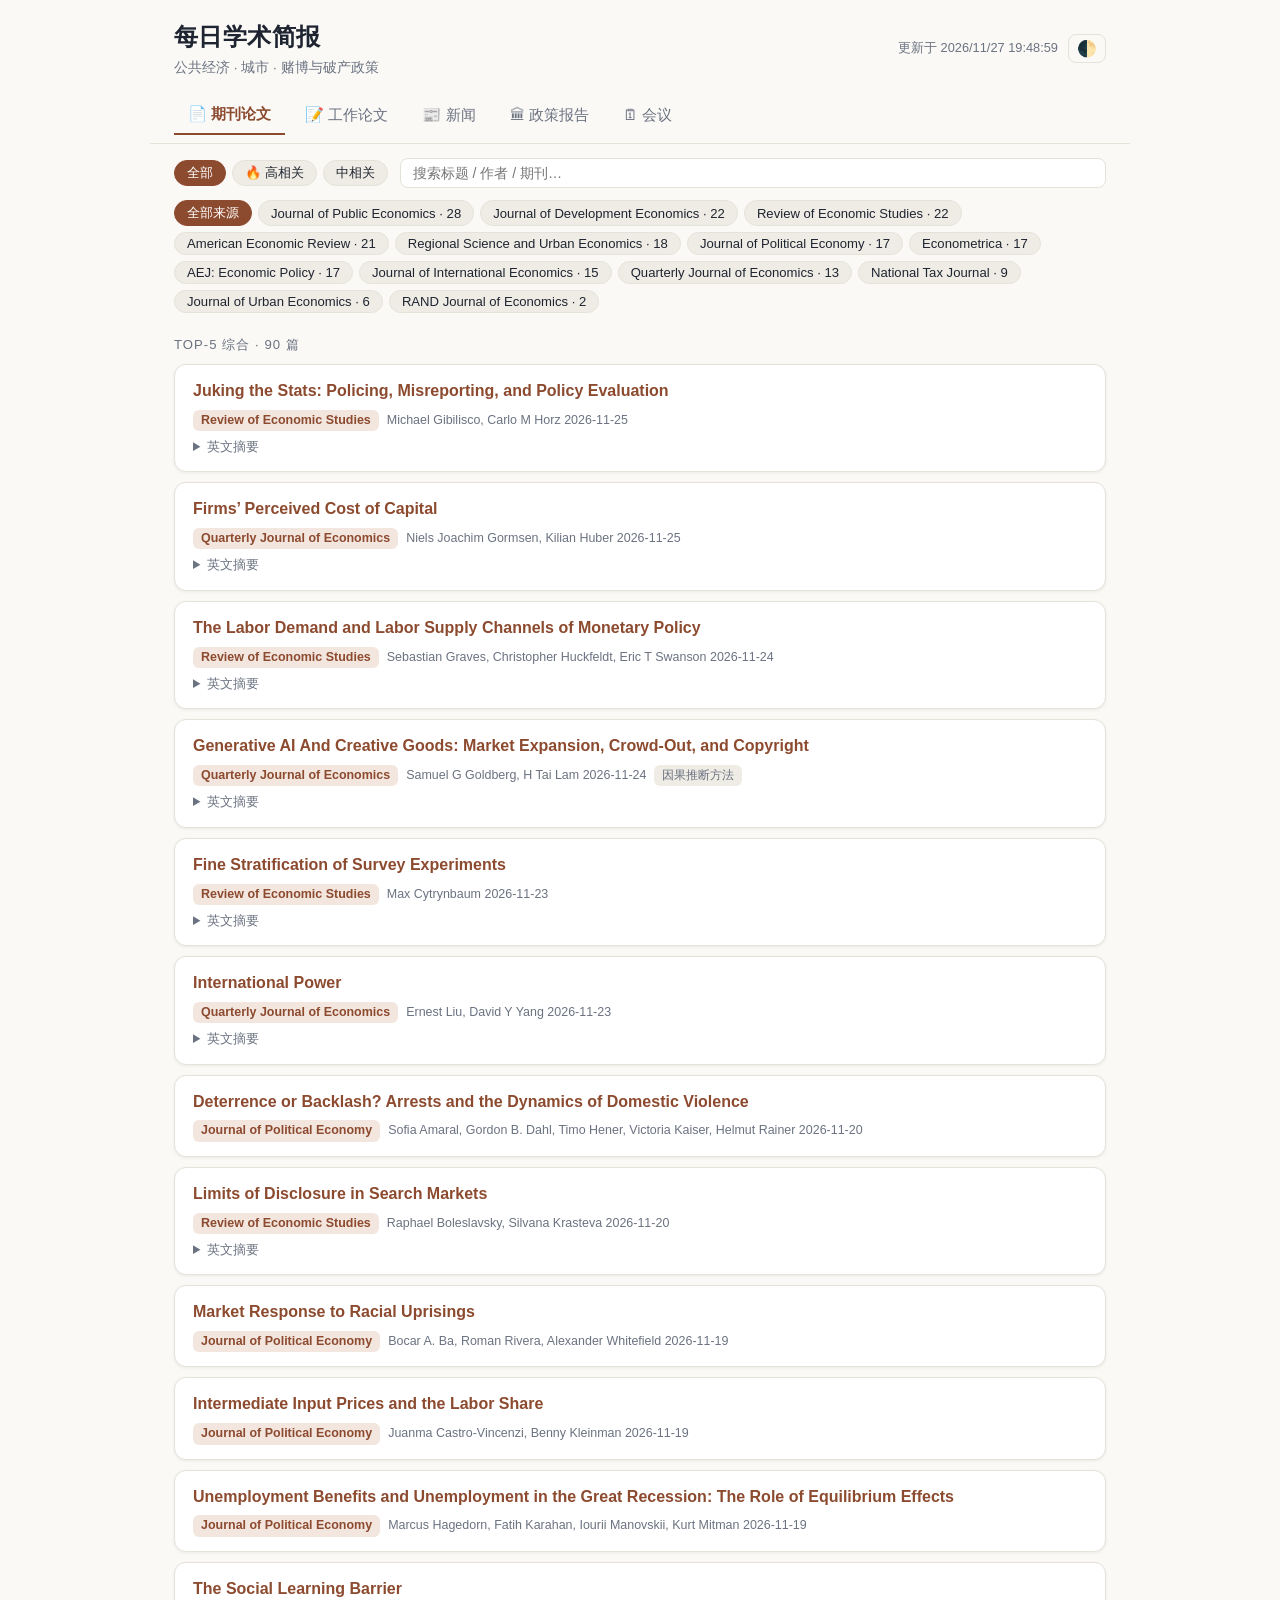
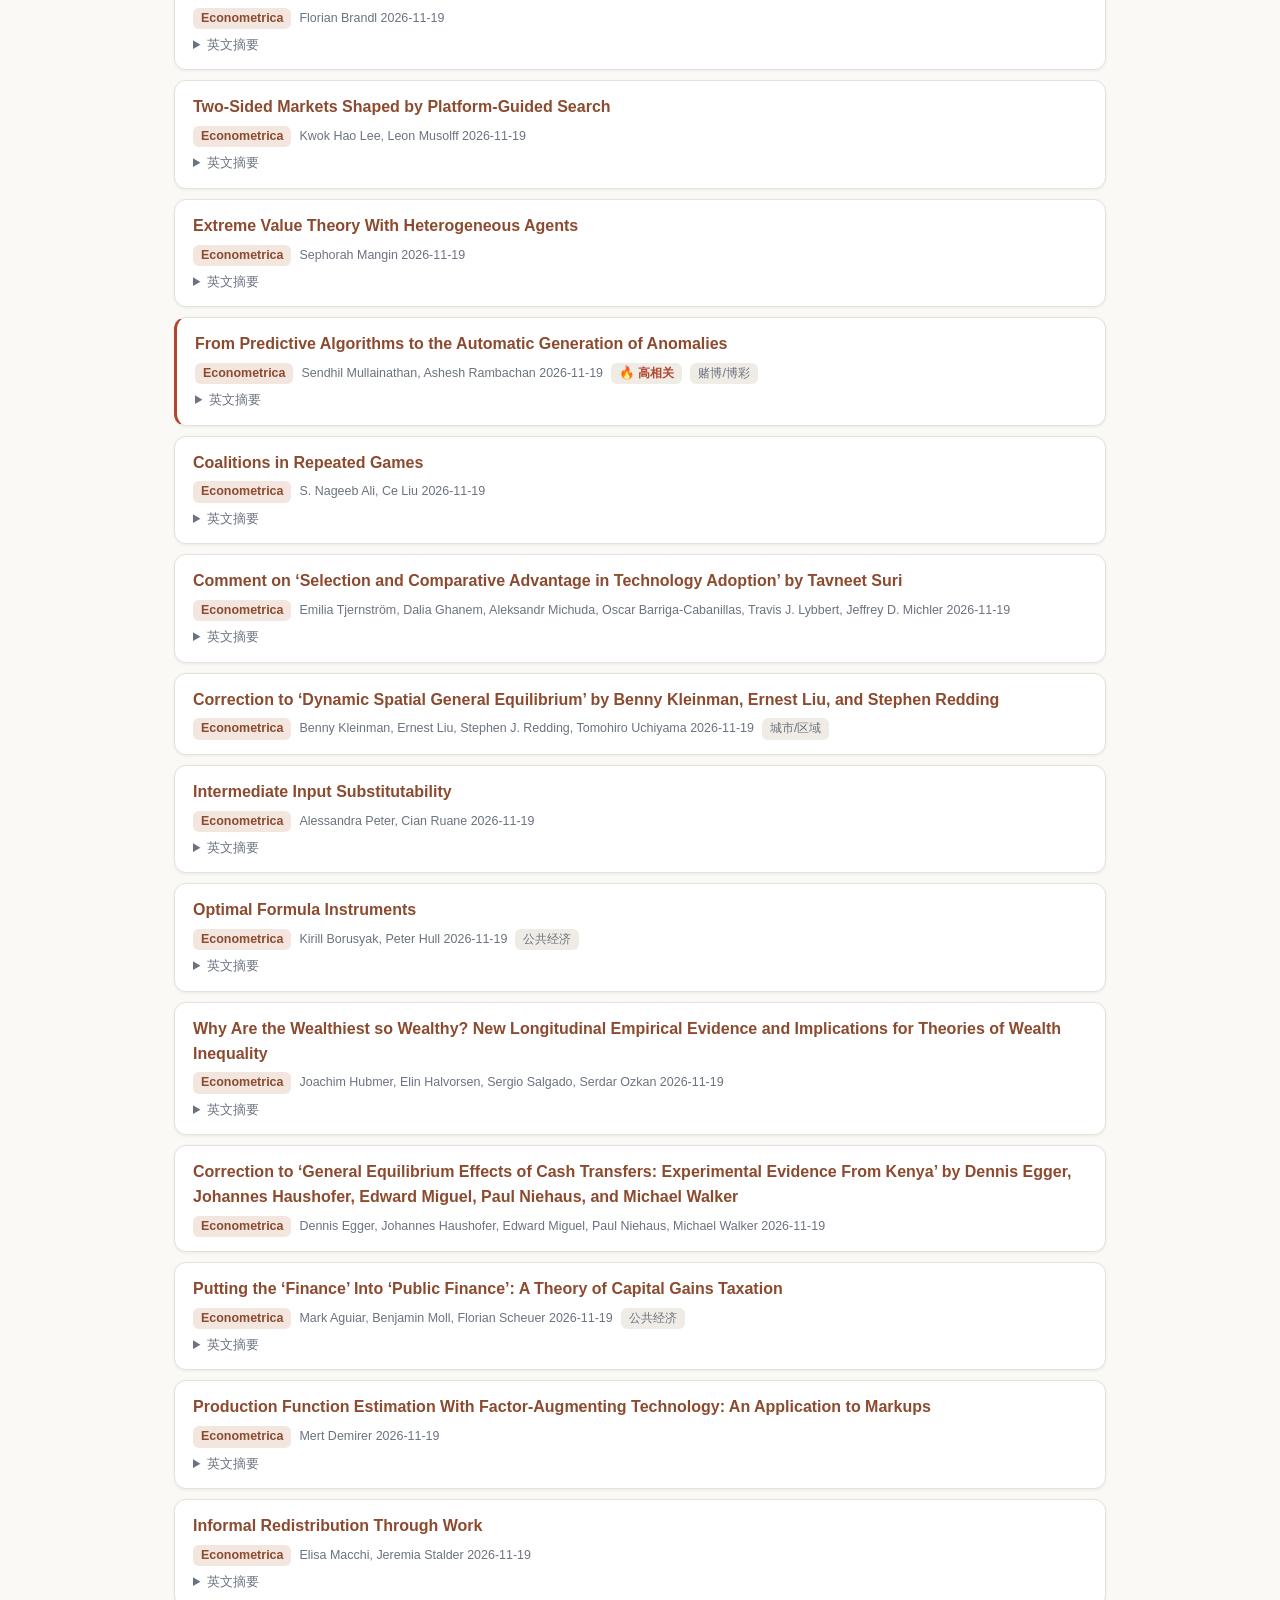
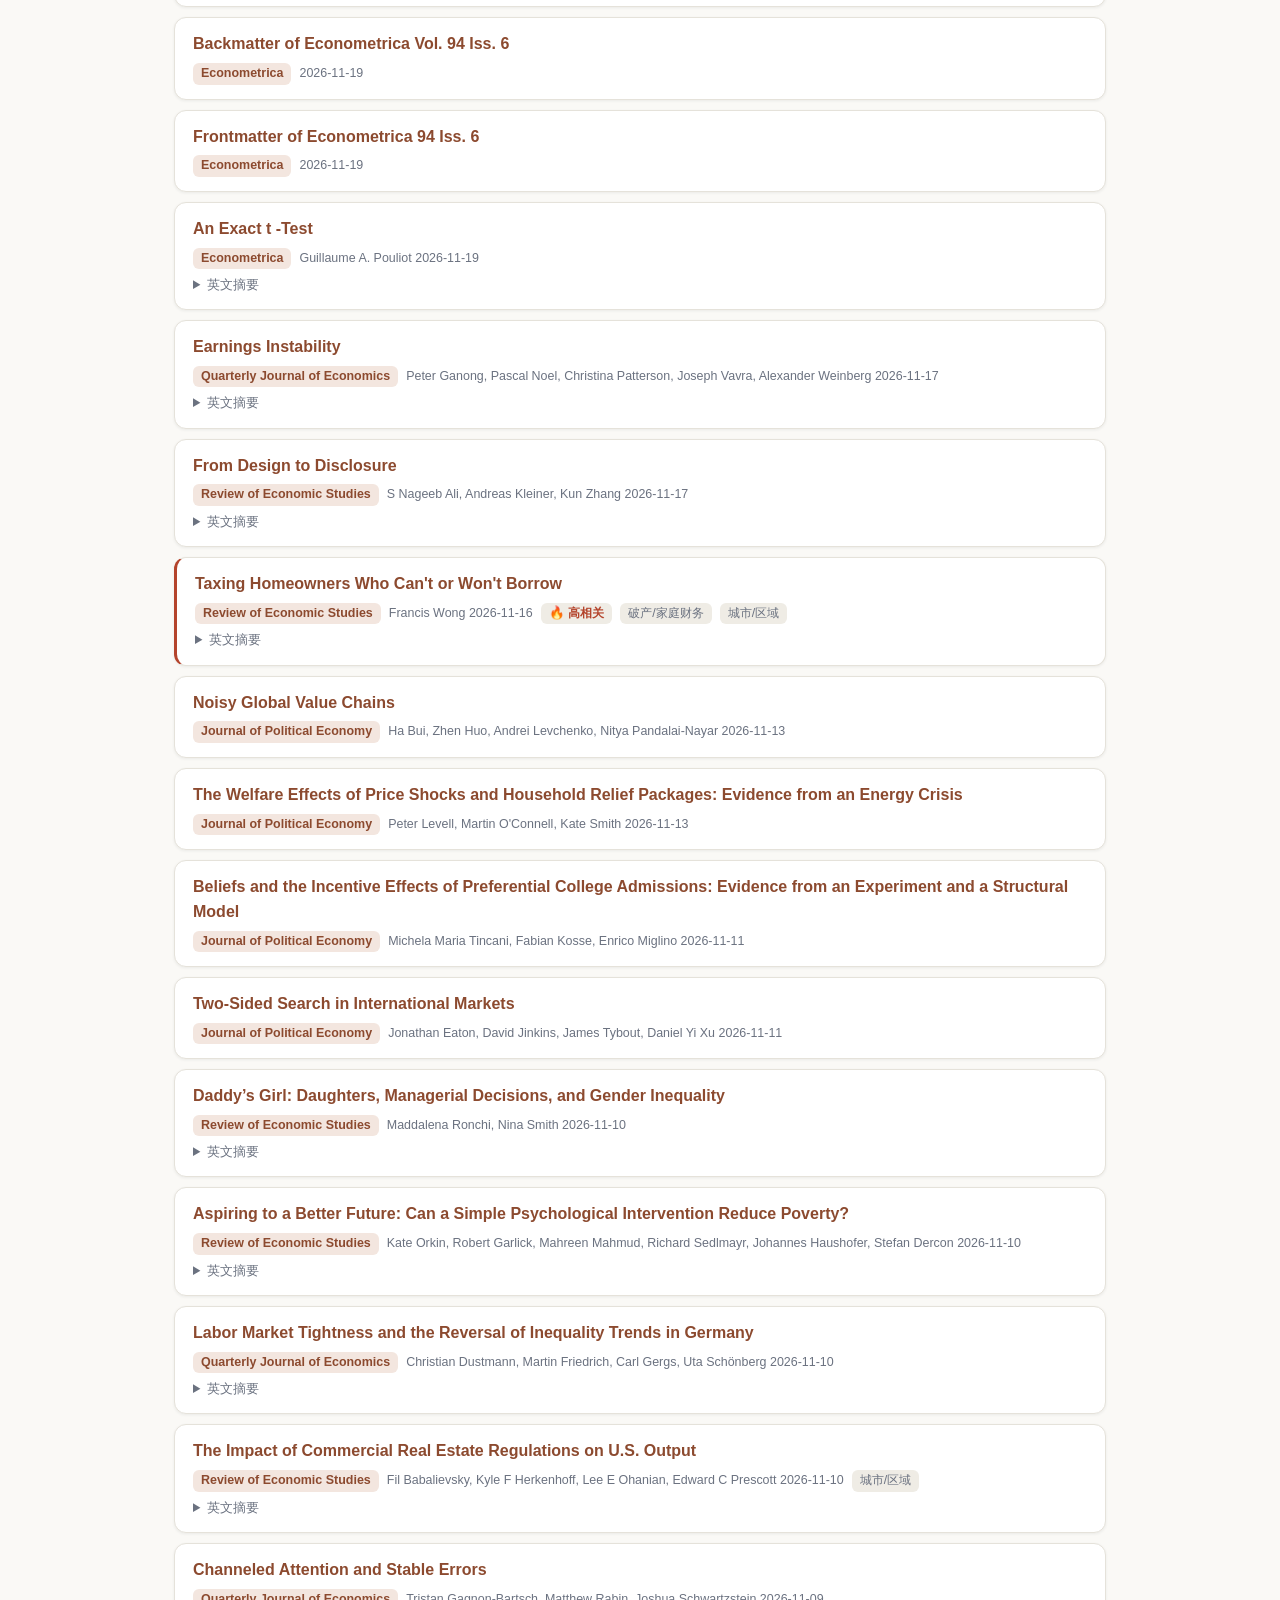
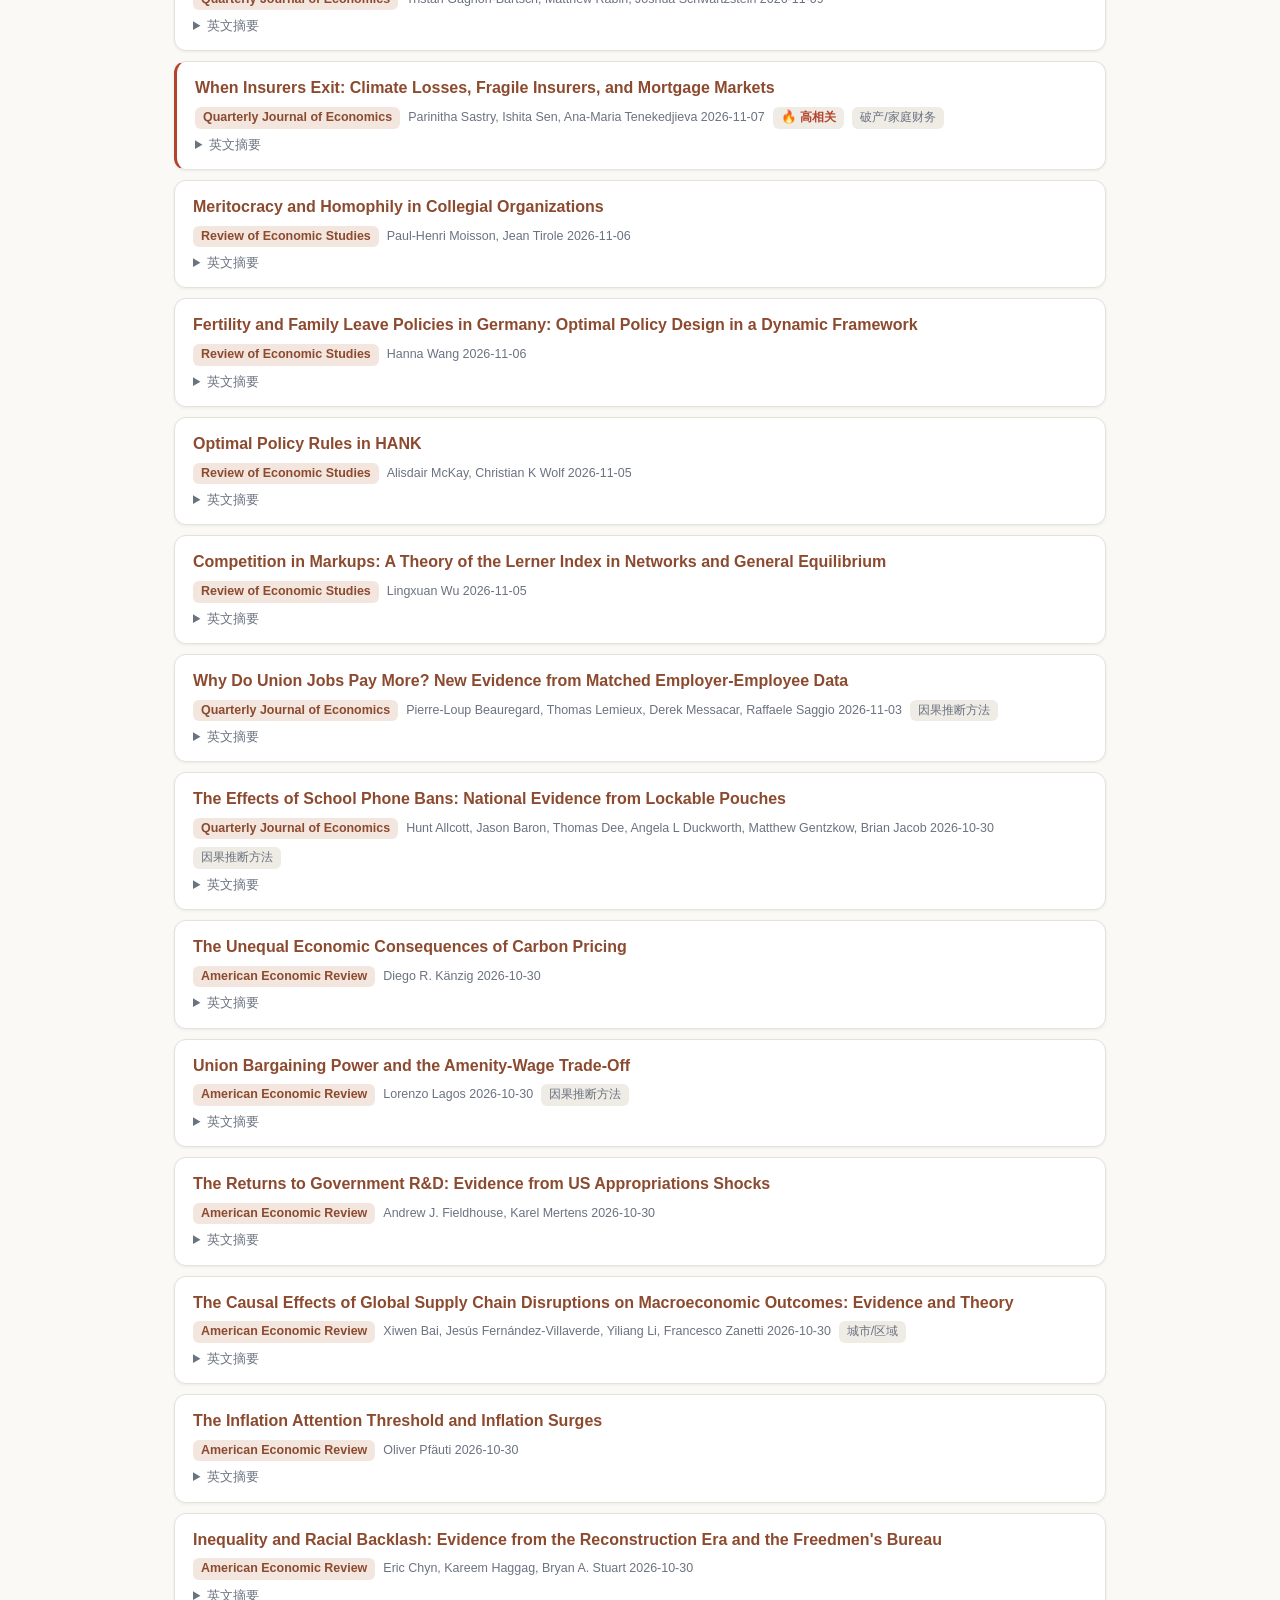
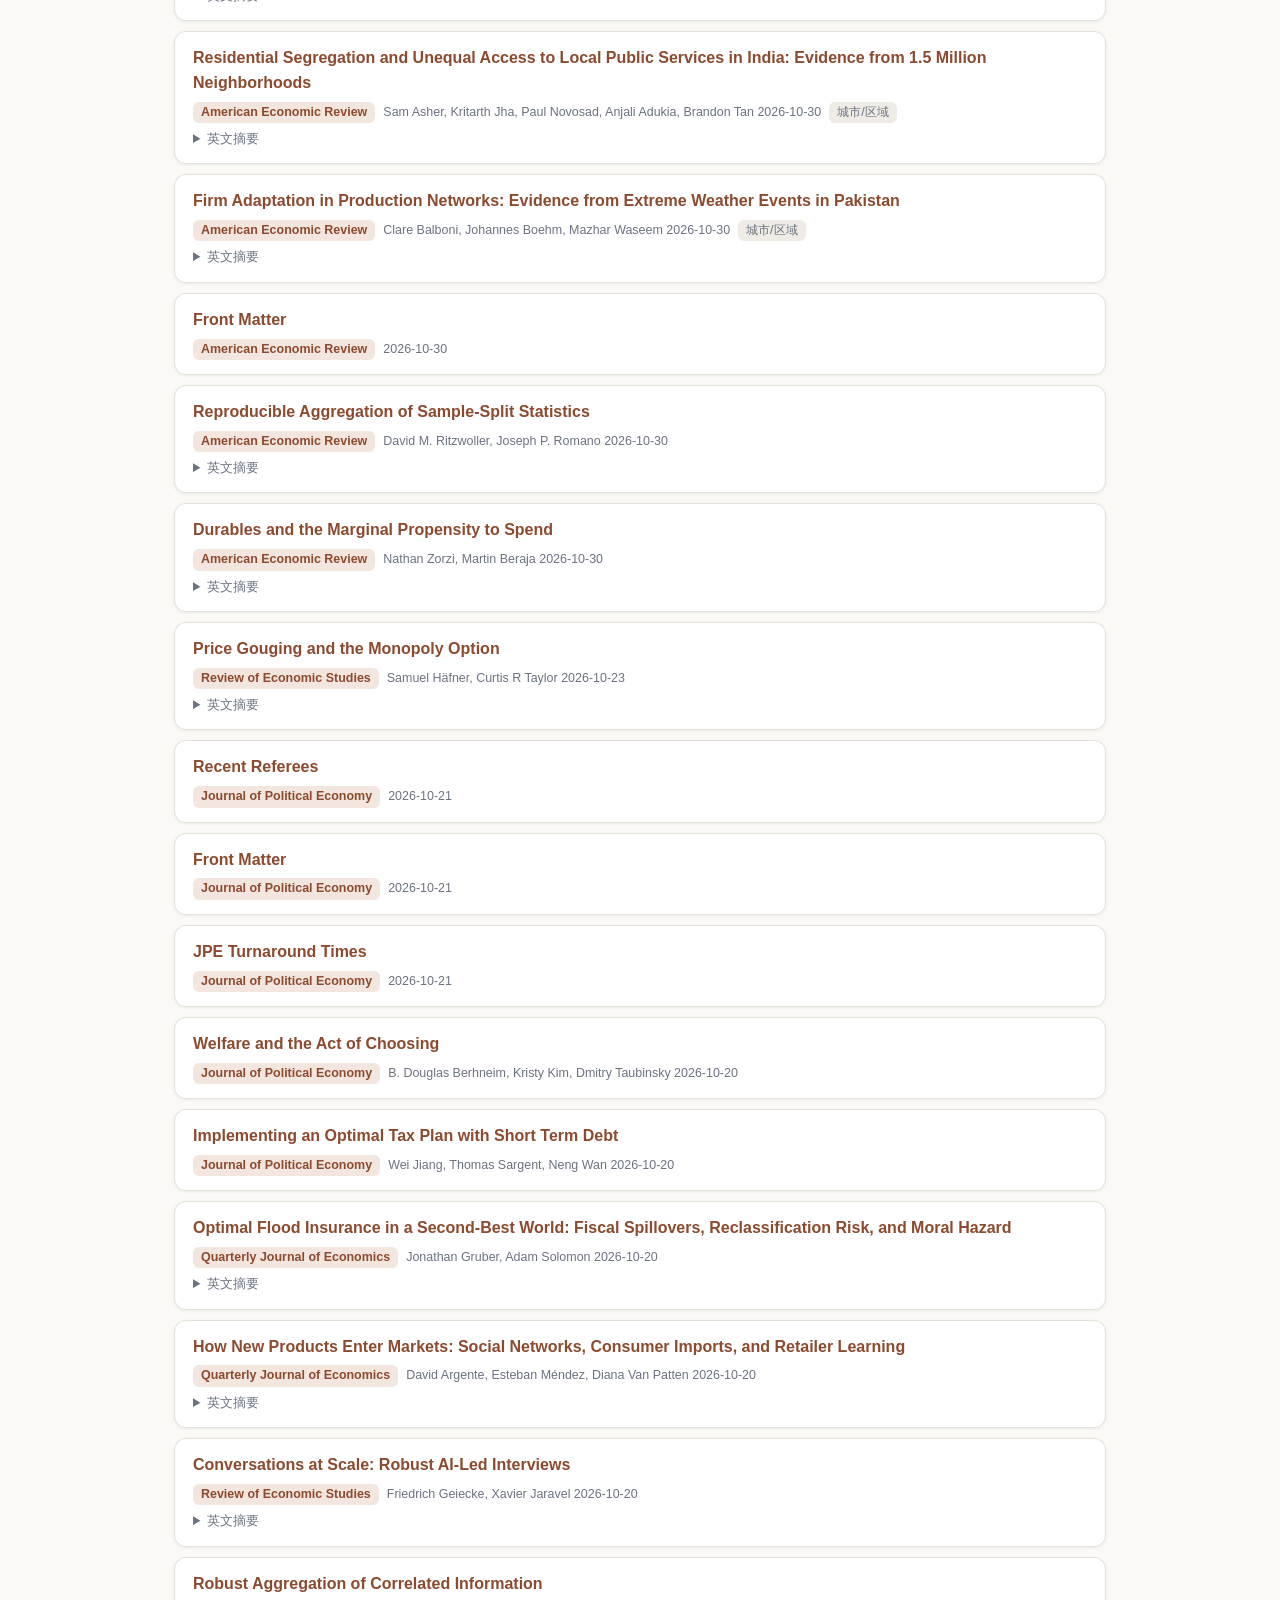
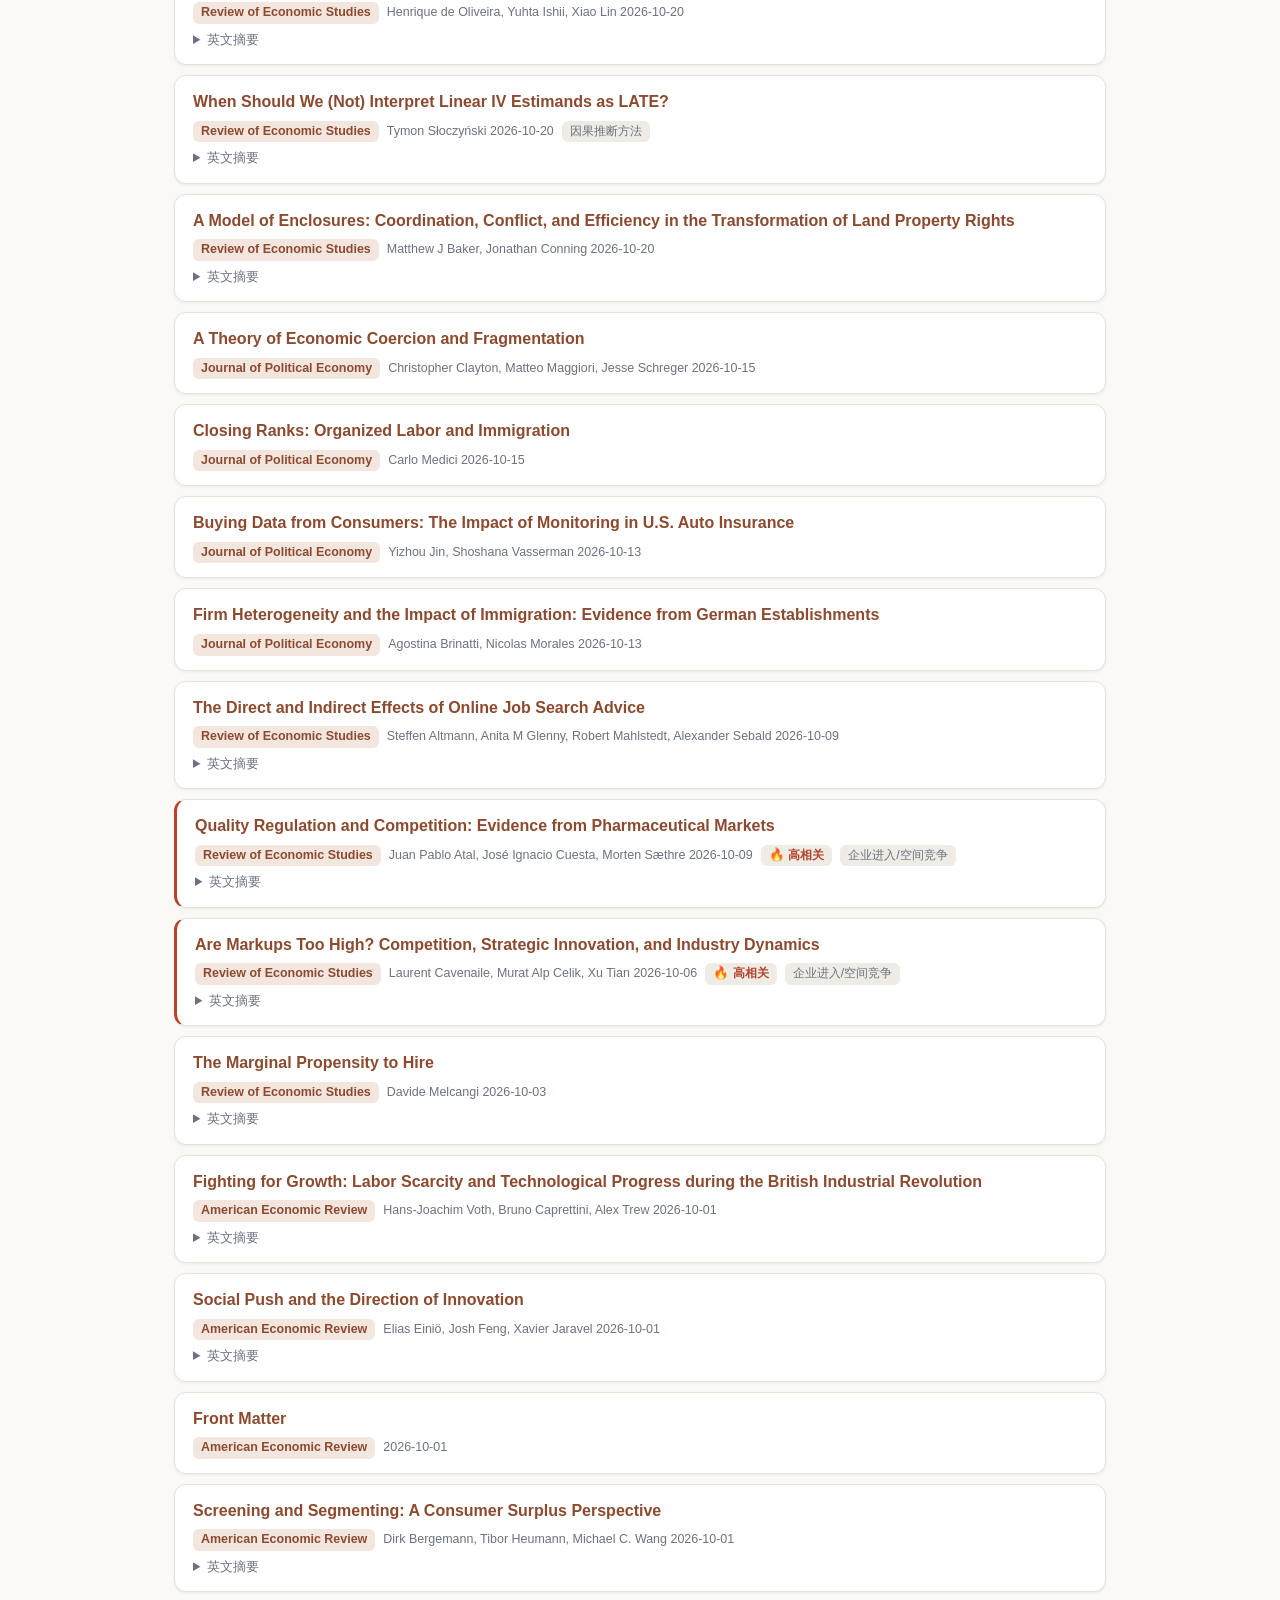
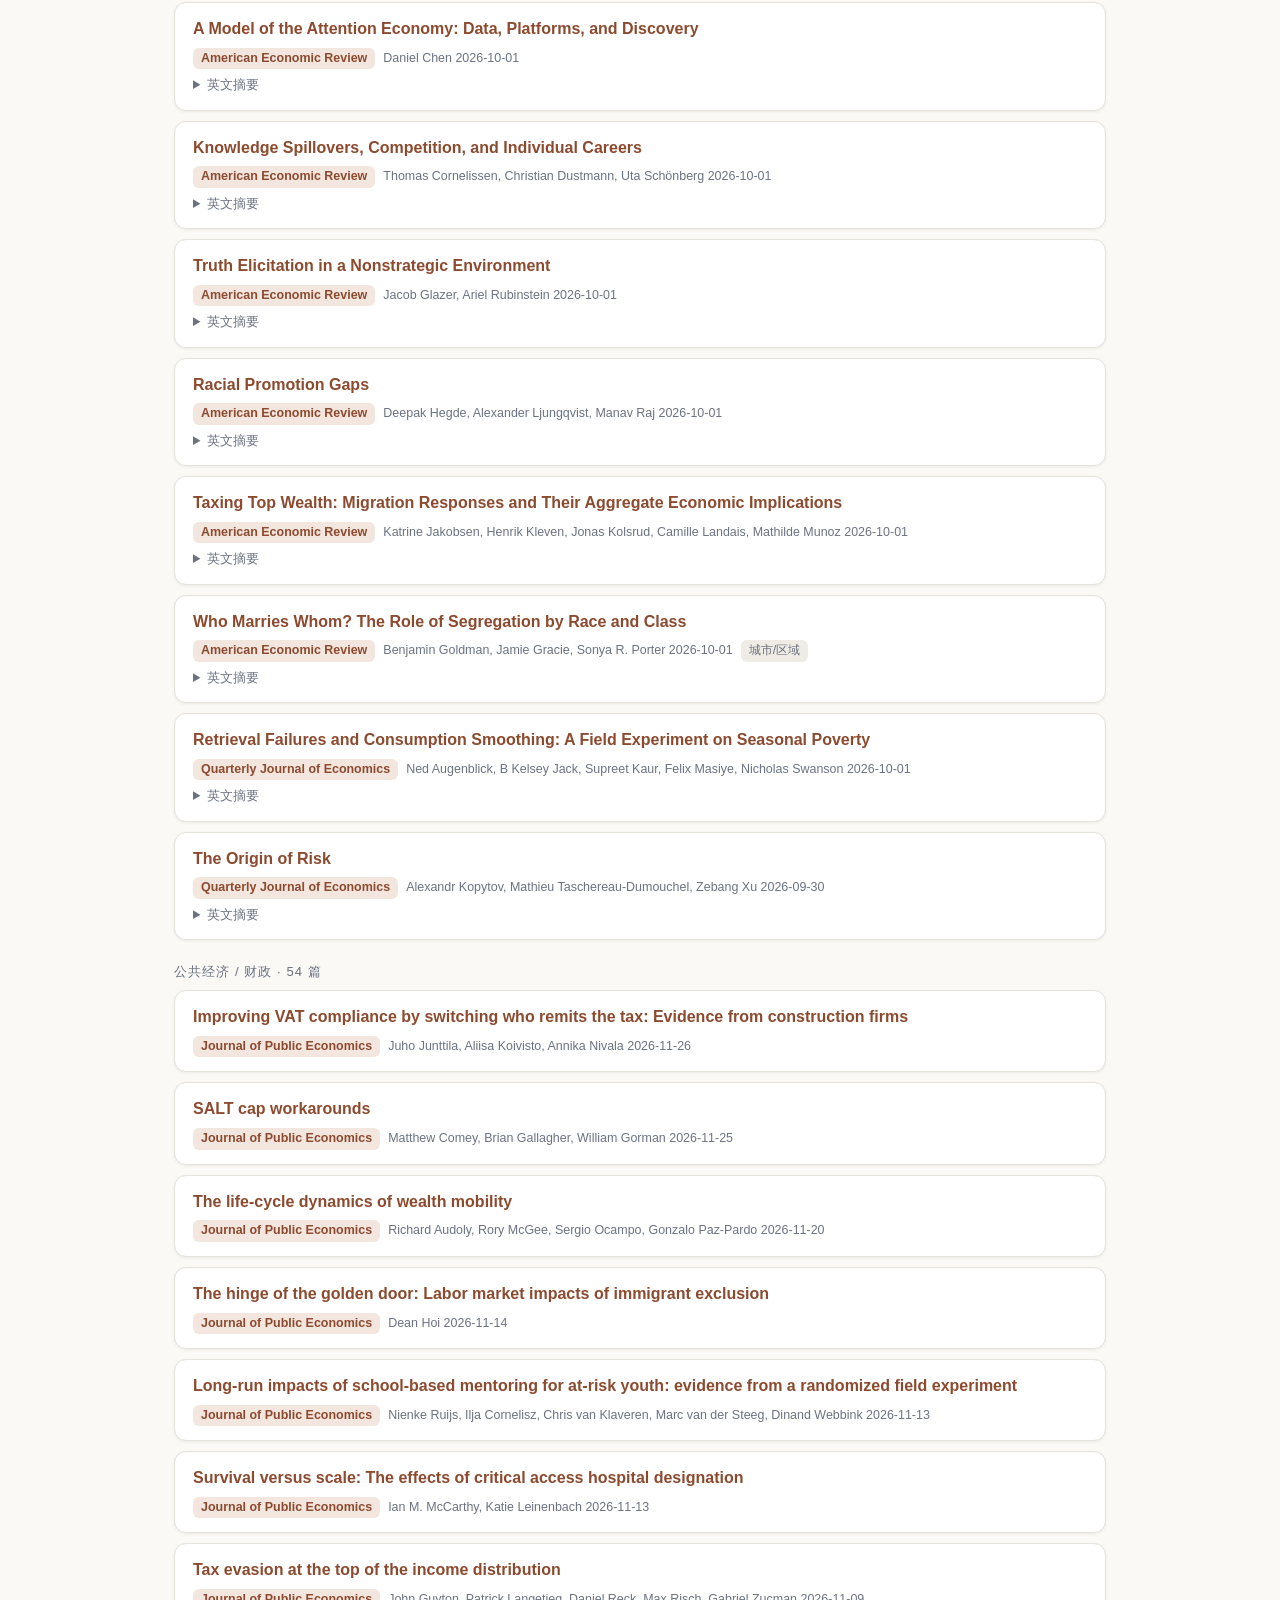
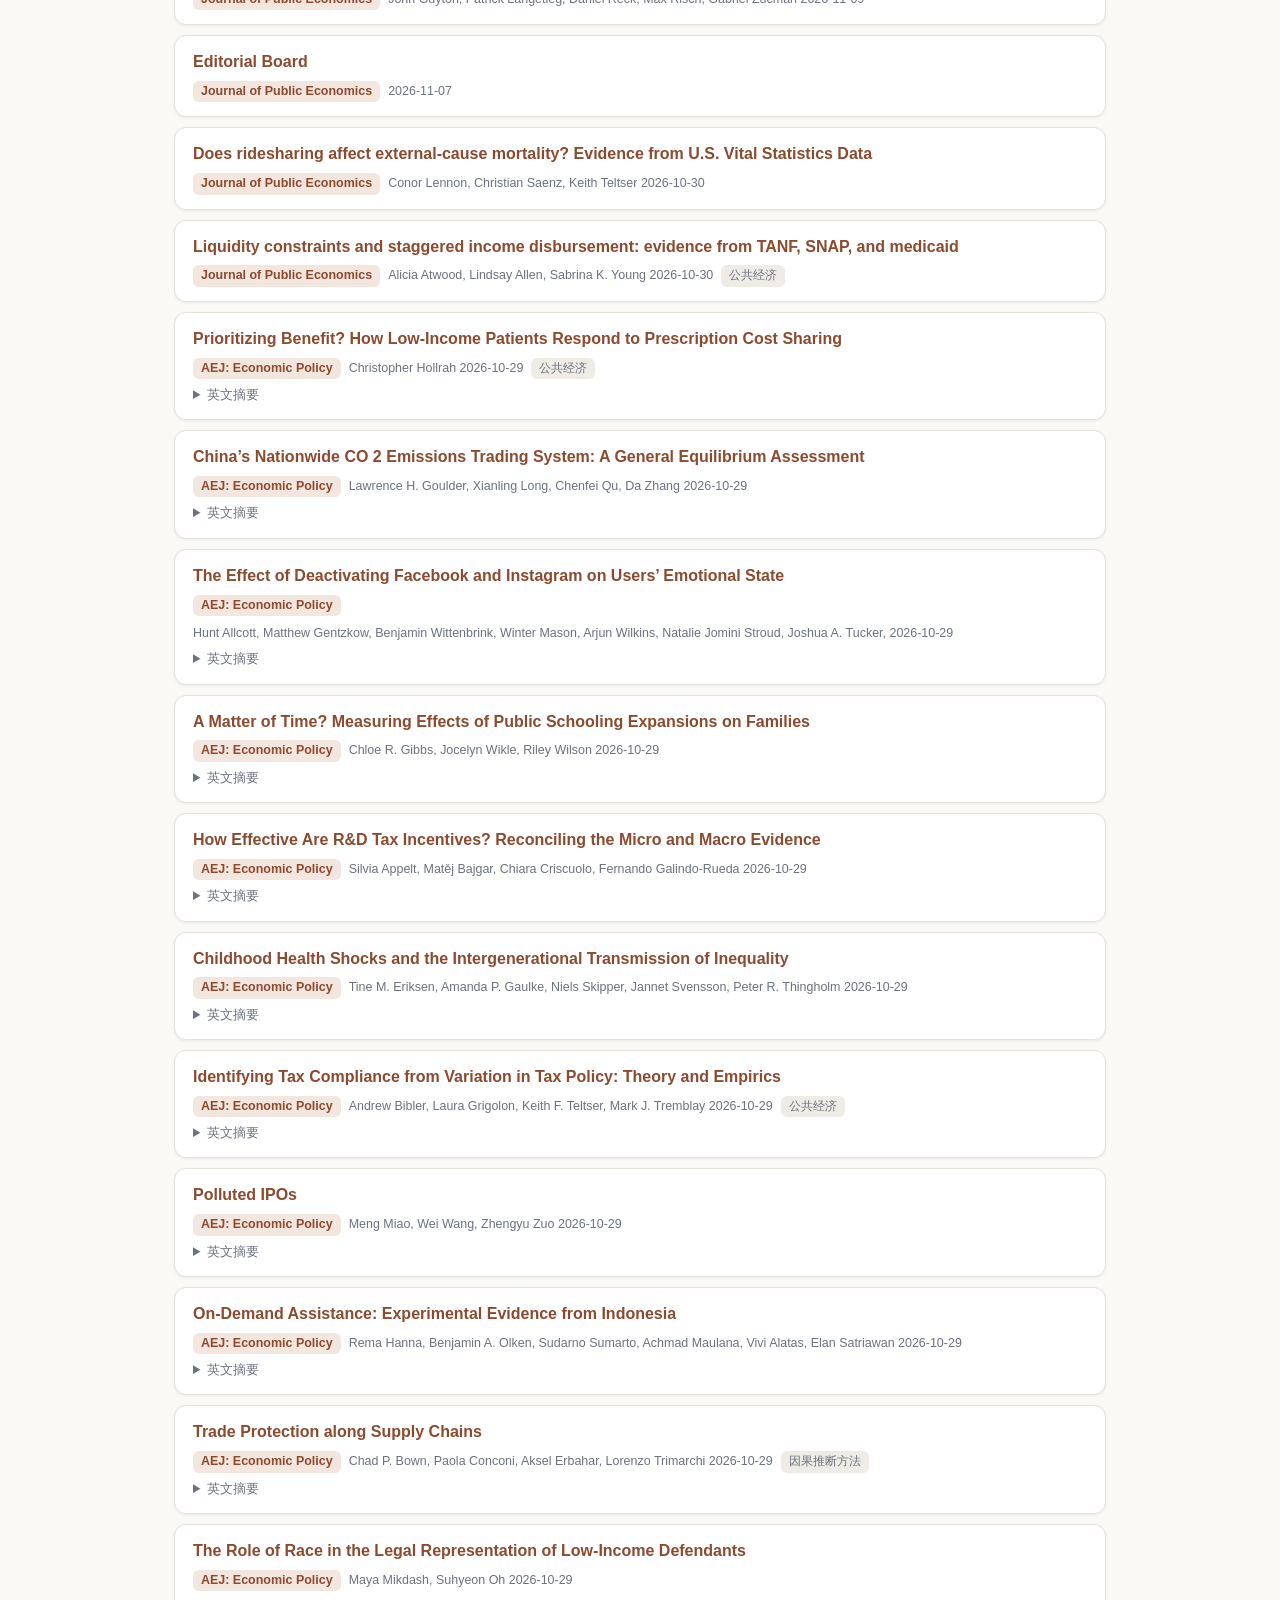
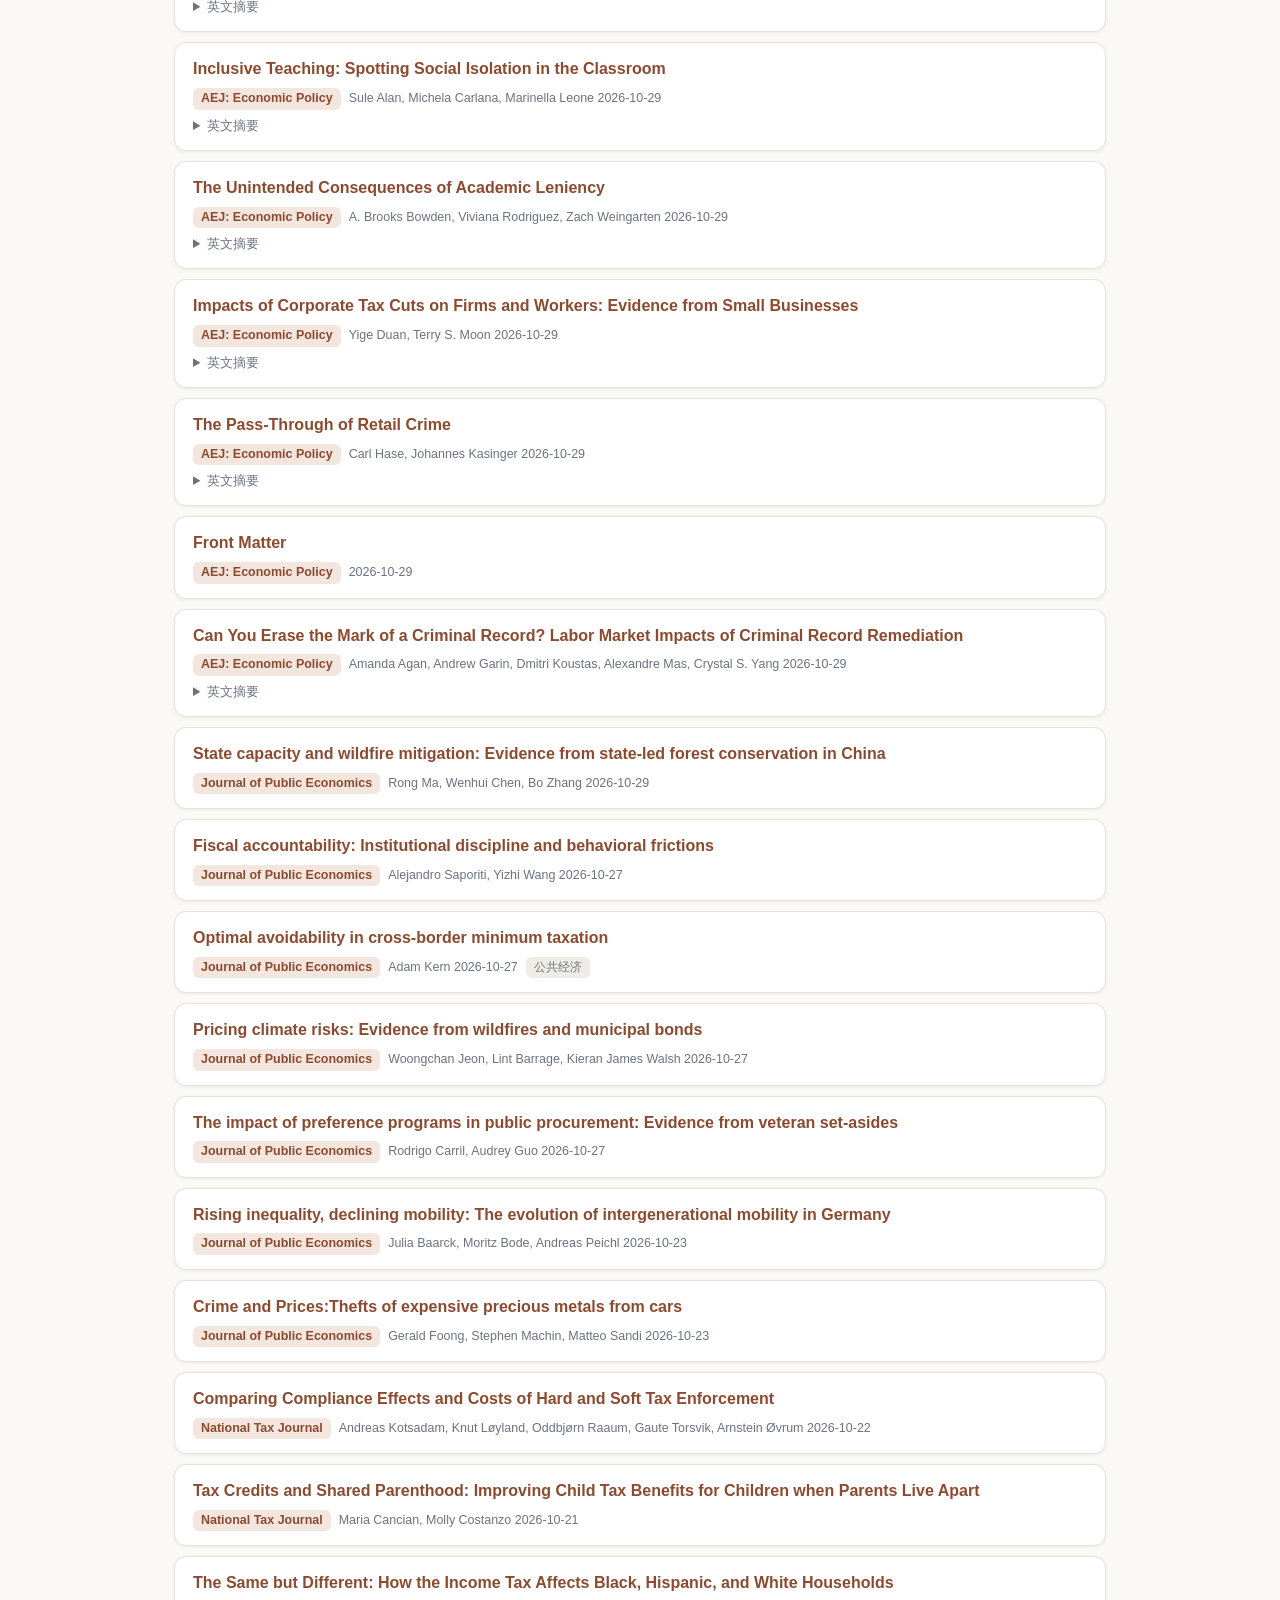
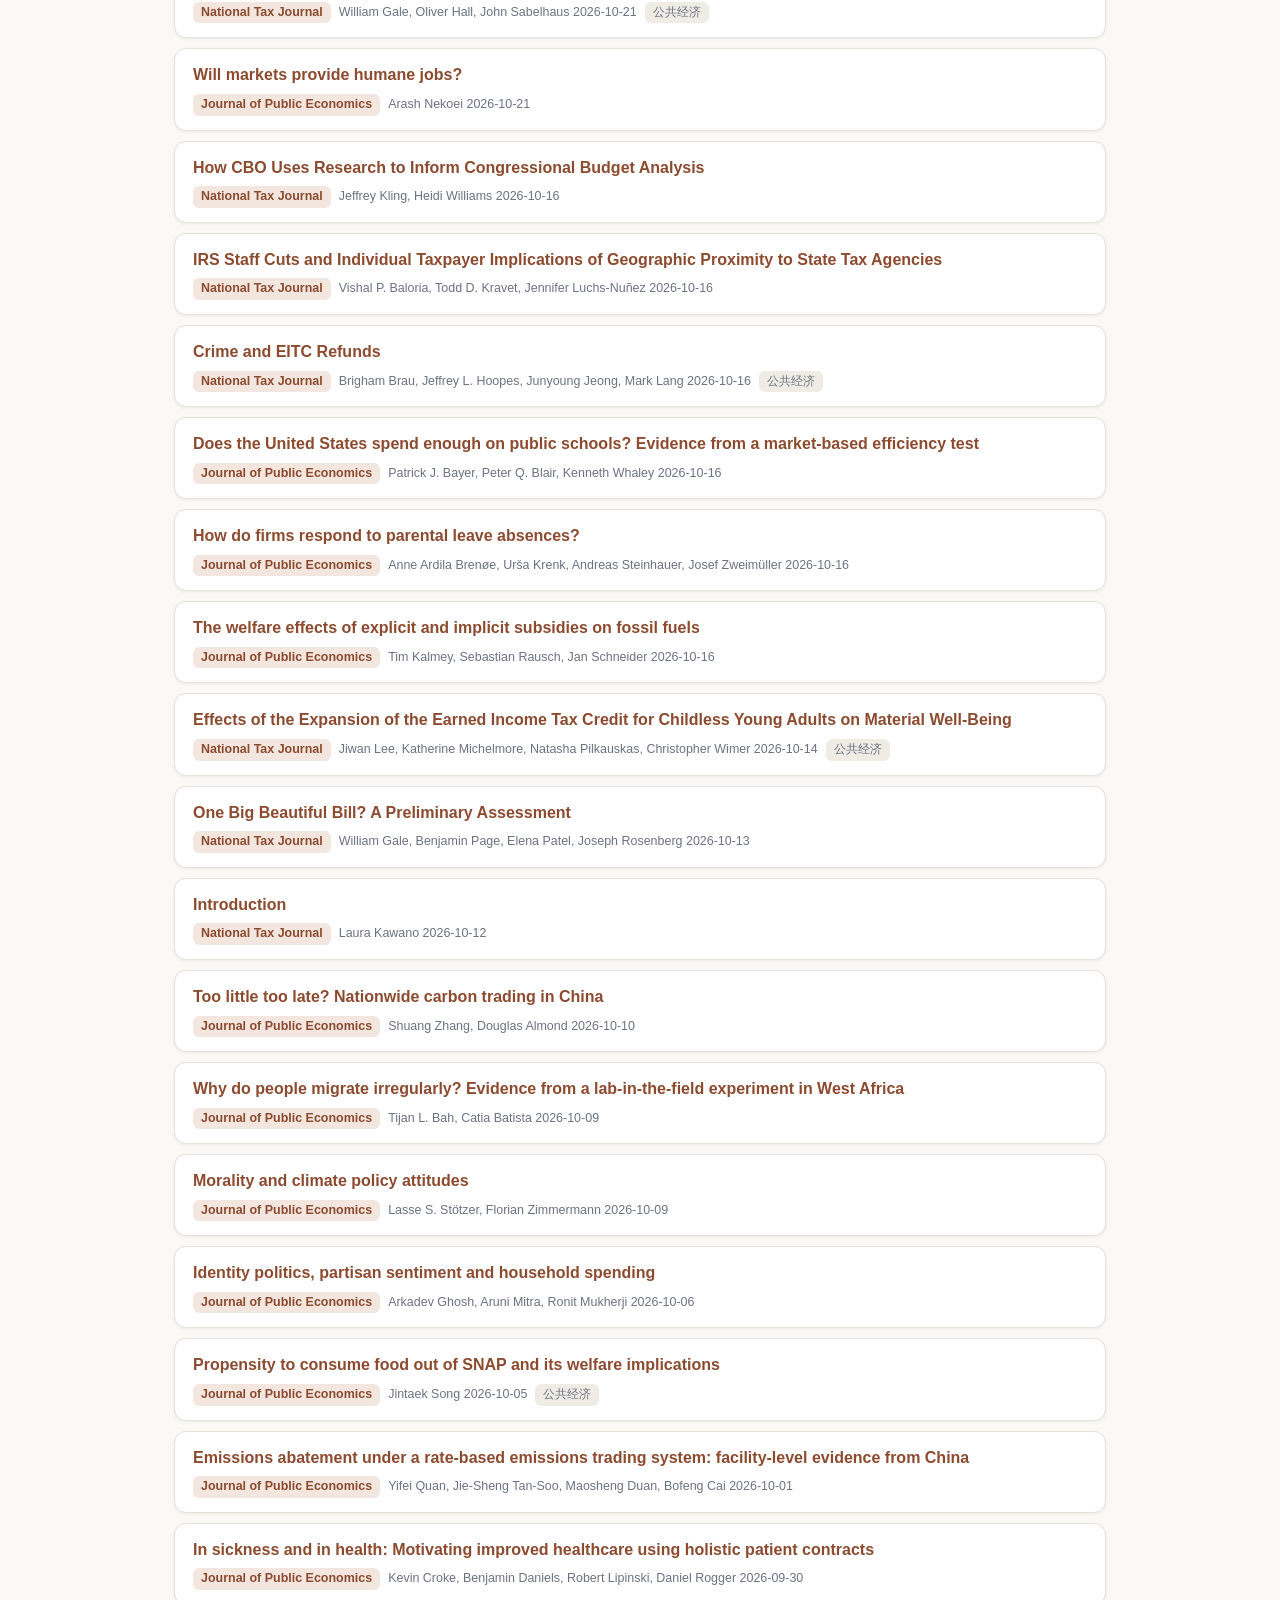
<file: docs/index.html>
<!DOCTYPE html>
<html lang="zh-CN">
<head>
<meta charset="UTF-8">
<meta name="viewport" content="width=device-width, initial-scale=1.0">
<title>每日学术简报 · Econ Daily Briefing</title>
<link rel="stylesheet" href="style.css">
</head>
<body>
<header class="header">
  <div>
    <h1>每日学术简报</h1>
    <span class="subtitle">公共经济 · 城市 · 赌博与破产政策</span>
  </div>
  <div class="header-meta">
    <span id="updatedAt">加载中…</span>
    <button id="themeBtn" title="切换主题">🌓</button>
  </div>
</header>

<nav class="tabs" id="tabs">
  <button class="tab active" data-tab="papers">📄 期刊论文</button>
  <button class="tab" data-tab="working_papers">📝 工作论文</button>
  <button class="tab" data-tab="news">📰 新闻</button>
  <button class="tab" data-tab="reports">🏛 政策报告</button>
  <button class="tab" data-tab="conferences">🗓 会议</button>
</nav>

<div class="filters" id="filters">
  <div class="filter-group" id="relevanceFilter">
    <button class="chip active" data-rel="all">全部</button>
    <button class="chip" data-rel="high">🔥 高相关</button>
    <button class="chip" data-rel="medium">中相关</button>
  </div>
  <input type="search" id="searchBox" placeholder="搜索标题 / 作者 / 期刊…">
  <div class="filter-group source-row" id="sourceFilter"></div>
</div>

<main id="content" class="container"></main>

<footer class="footer">
  数据来源:CrossRef · NBER · CFPB · GAO · US Courts · Google News · Substack ·
  <a href="https://github.com/" id="repoLink">源码</a>
</footer>

<script src="app.js"></script>
</body>
</html>
</file>
<file: docs/style.css>
:root {
  --bg: #faf9f6; --card: #ffffff; --text: #1e2430; --muted: #6b7280;
  --border: #e5e2da; --accent: #8c4a2f; --accent-soft: #f3e6df;
  --high: #b4442c; --medium: #8a6d1f; --chip-bg: #efece5;
  --shadow: 0 1px 3px rgba(30,36,48,.07);
}
[data-theme="dark"] {
  --bg: #16181d; --card: #1f232b; --text: #e8e6e1; --muted: #9aa0ab;
  --border: #32363f; --accent: #d99a76; --accent-soft: #3a2d26;
  --high: #e07856; --medium: #c9a94d; --chip-bg: #2a2e37;
  --shadow: 0 1px 3px rgba(0,0,0,.35);
}
* { box-sizing: border-box; margin: 0; }
body {
  background: var(--bg); color: var(--text);
  font-family: -apple-system, "PingFang SC", "Noto Sans SC", "Helvetica Neue", sans-serif;
  line-height: 1.55; font-size: 15px;
}
a { color: var(--accent); text-decoration: none; }
a:hover { text-decoration: underline; }

.header {
  display: flex; justify-content: space-between; align-items: center;
  padding: 18px 24px 10px; max-width: 980px; margin: 0 auto;
}
.header h1 { font-size: 1.5rem; letter-spacing: .02em; }
.subtitle { color: var(--muted); font-size: .85rem; }
.header-meta { display: flex; align-items: center; gap: 10px; color: var(--muted); font-size: .8rem; }
#themeBtn { background: none; border: 1px solid var(--border); border-radius: 8px;
  padding: 4px 8px; cursor: pointer; font-size: 1rem; }

.tabs {
  display: flex; gap: 6px; padding: 8px 24px; max-width: 980px; margin: 0 auto;
  overflow-x: auto; border-bottom: 1px solid var(--border);
}
.tab {
  background: none; border: none; padding: 8px 14px; cursor: pointer;
  font-size: .95rem; color: var(--muted); border-radius: 8px 8px 0 0; white-space: nowrap;
}
.tab.active { color: var(--accent); font-weight: 600; border-bottom: 2px solid var(--accent); }

.filters {
  display: flex; gap: 12px; align-items: center; flex-wrap: wrap;
  max-width: 980px; margin: 14px auto 0; padding: 0 24px;
}
.filter-group { display: flex; gap: 6px; }
.source-row { flex-basis: 100%; flex-wrap: wrap; }
.chip {
  background: var(--chip-bg); border: 1px solid var(--border); color: var(--text);
  border-radius: 999px; padding: 3px 12px; font-size: .82rem; cursor: pointer;
}
.chip.active { background: var(--accent); color: #fff; border-color: var(--accent); }
#searchBox {
  flex: 1; min-width: 180px; background: var(--card); border: 1px solid var(--border);
  border-radius: 8px; padding: 6px 12px; color: var(--text); font-size: .88rem;
}

.container { max-width: 980px; margin: 14px auto 40px; padding: 0 24px; }
.group-head { margin: 22px 0 8px; font-size: .82rem; color: var(--muted);
  text-transform: uppercase; letter-spacing: .08em; }

.card {
  background: var(--card); border: 1px solid var(--border); border-radius: 12px;
  padding: 14px 18px; margin-bottom: 10px; box-shadow: var(--shadow);
}
.card.high { border-left: 3px solid var(--high); }
.card-title { font-size: 1rem; font-weight: 600; }
.card-title-zh { color: var(--muted); font-size: .9rem; margin-top: 2px; }
.card-meta { display: flex; flex-wrap: wrap; gap: 8px; align-items: center;
  margin-top: 6px; font-size: .78rem; color: var(--muted); }
.badge { background: var(--accent-soft); color: var(--accent); border-radius: 6px;
  padding: 1px 8px; font-weight: 600; }
.tag { background: var(--chip-bg); border-radius: 6px; padding: 1px 8px; }
.tag.high { color: var(--high); font-weight: 600; }
.ai-reason { margin-top: 6px; font-size: .84rem; color: var(--medium); }
.abstract { margin-top: 8px; font-size: .87rem; color: var(--text); }
.abstract-zh { margin-top: 6px; font-size: .87rem; }
details summary { cursor: pointer; color: var(--muted); font-size: .82rem; margin-top: 6px; }

.conf-deadline { font-weight: 700; }
.conf-deadline.soon { color: var(--high); }
.empty { text-align: center; color: var(--muted); padding: 60px 0; }

.footer { max-width: 980px; margin: 0 auto 30px; padding: 0 24px;
  color: var(--muted); font-size: .78rem; border-top: 1px solid var(--border); padding-top: 14px; }

@media (max-width: 640px) {
  .header { flex-direction: column; align-items: flex-start; gap: 6px; }
  .container, .tabs, .filters, .footer { padding-left: 14px; padding-right: 14px; }
}
</file>
